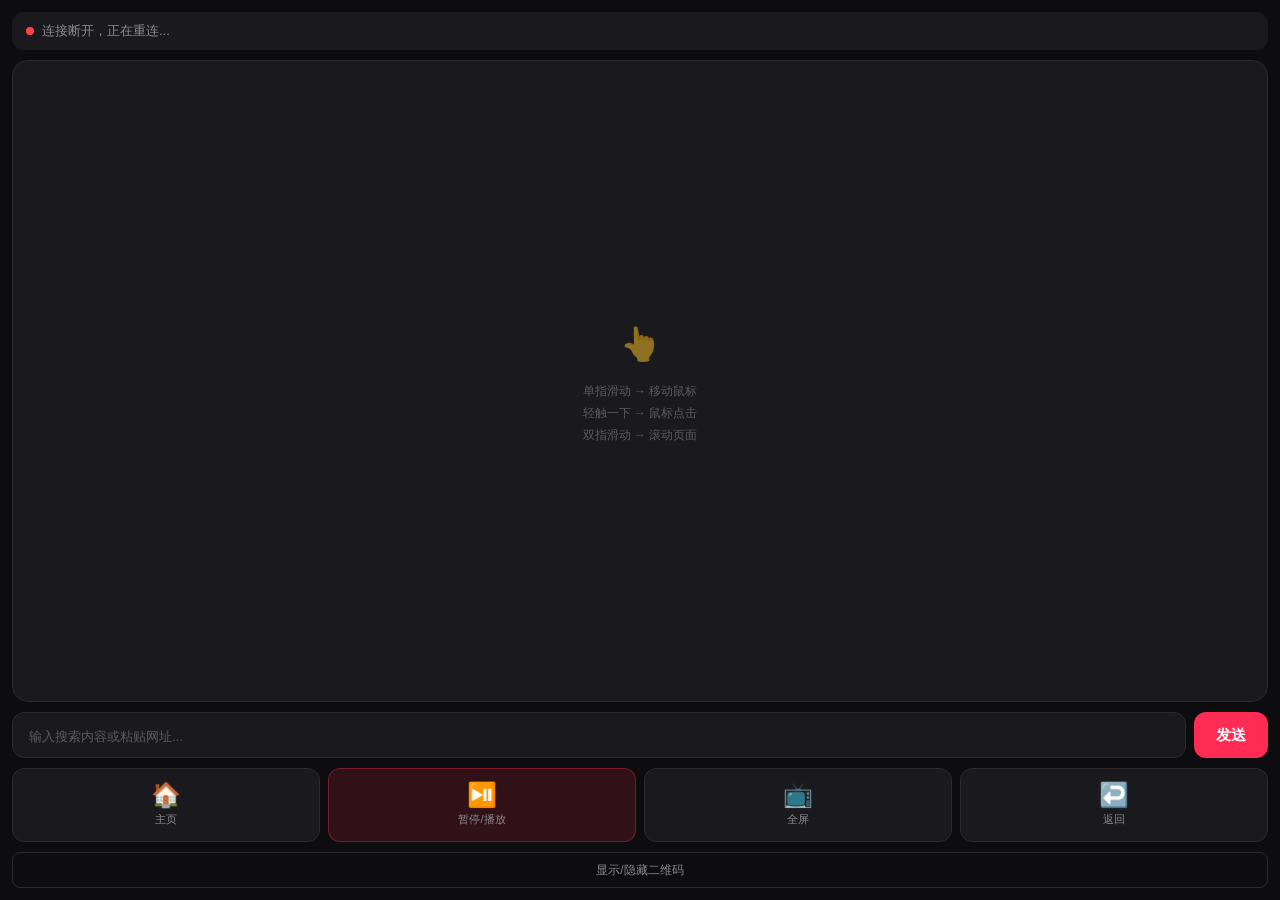
<file: app/src/main/assets/remote/index.html>
<!DOCTYPE html>
<html lang="zh-CN">
<head>
    <meta charset="UTF-8">
    <meta name="viewport" content="width=device-width, initial-scale=1.0, maximum-scale=1.0, user-scalable=no">
    <meta name="apple-mobile-web-app-capable" content="yes">
    <meta name="apple-mobile-web-app-status-bar-style" content="black-translucent">
    <title>TV 遥控器</title>
    <link rel="stylesheet" href="style.css">
</head>
<body>

    <!-- Connection Status Bar -->
    <div id="statusBar">
        <span id="statusDot"></span>
        <span id="statusText">正在连接电视...</span>
    </div>

    <!-- Touchpad Area (phone → TV cursor) -->
    <div id="touchpad">
        <div id="touchpadHint">
            <div class="hint-icon">👆</div>
            <div class="hint-text">单指滑动 → 移动鼠标</div>
            <div class="hint-text">轻触一下 → 鼠标点击</div>
            <div class="hint-text">双指滑动 → 滚动页面</div>
        </div>
    </div>

    <!-- Text Input & URL Area -->
    <div id="inputArea">
        <input
            type="text"
            id="searchInput"
            placeholder="输入搜索内容或粘贴网址..."
            autocomplete="off"
            autocorrect="off"
            autocapitalize="off"
            spellcheck="false"
        >
        <button id="sendBtn" onclick="sendSearch()">发送</button>
    </div>

    <!-- Quick Action Buttons -->
    <div id="actionBar">
        <button class="action-btn" onclick="sendAction('home')">
            <span class="btn-icon">🏠</span>
            <span class="btn-label">主页</span>
        </button>
        <button class="action-btn primary" onclick="sendAction('pause')">
            <span class="btn-icon">⏯️</span>
            <span class="btn-label">暂停/播放</span>
        </button>
        <button class="action-btn" onclick="sendAction('fullscreen')">
            <span class="btn-icon">📺</span>
            <span class="btn-label">全屏</span>
        </button>
        <button class="action-btn" onclick="sendAction('back')">
            <span class="btn-icon">↩️</span>
            <span class="btn-label">返回</span>
        </button>
    </div>

    <!-- Footer -->
    <div id="footer">
        <button class="footer-btn" onclick="sendAction('toggleQr')">显示/隐藏二维码</button>
    </div>

    <script src="remote.js"></script>
</body>
</html>
</file>
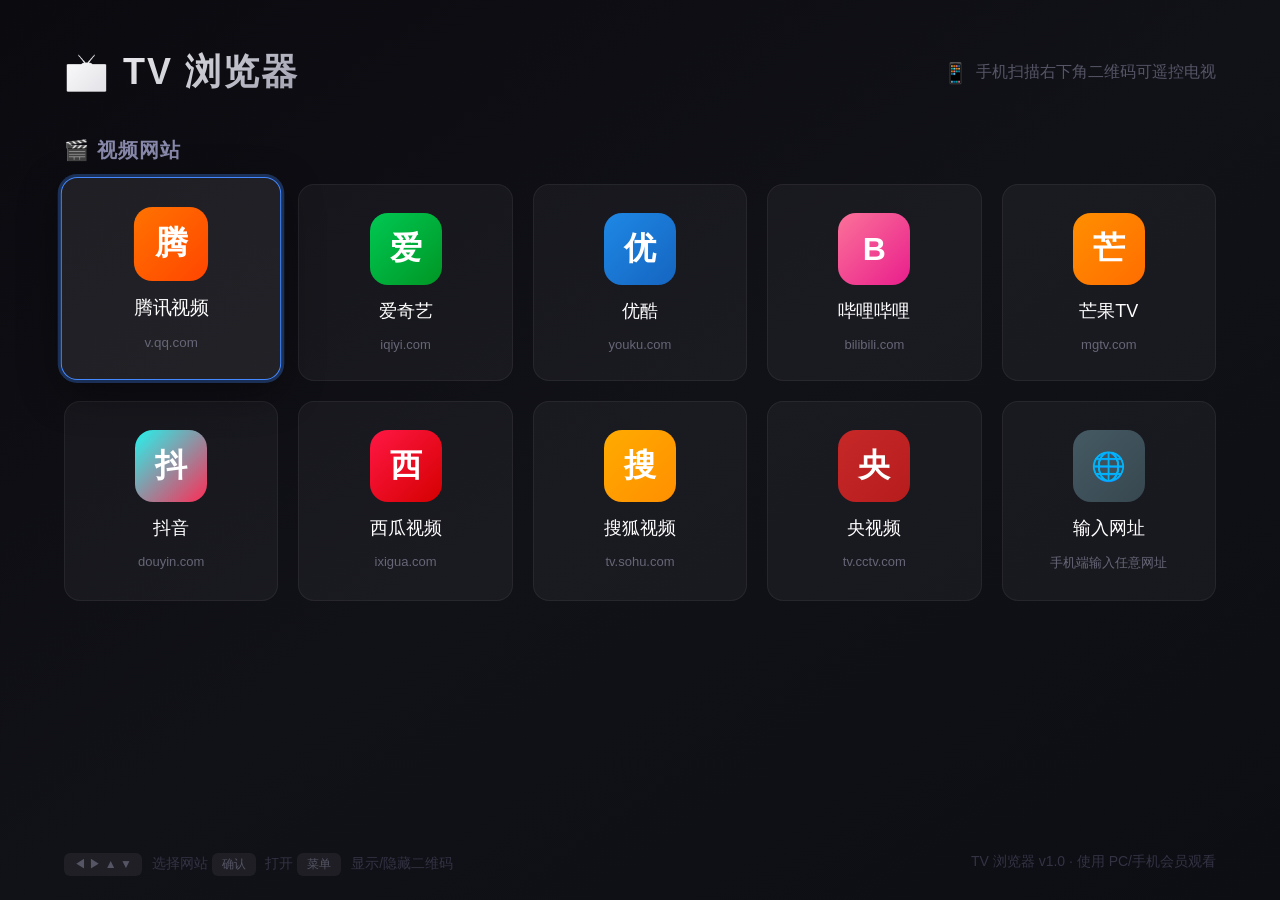
<file: app/src/main/assets/home.html>
<!DOCTYPE html>
<html lang="zh-CN">
<head>
    <meta charset="UTF-8">
    <meta name="viewport" content="width=device-width, initial-scale=1.0">
    <title>TV 浏览器</title>
    <style>
        * { margin: 0; padding: 0; box-sizing: border-box; }

        body {
            background: linear-gradient(145deg, #0a0a0f 0%, #111118 50%, #0d0d14 100%);
            color: #ffffff;
            font-family: 'PingFang SC', 'Microsoft YaHei', 'Helvetica Neue', sans-serif;
            min-height: 100vh;
            padding: 48px 64px;
            overflow-x: hidden;
        }

        /* ===== Header ===== */
        .header {
            display: flex;
            align-items: center;
            justify-content: space-between;
            margin-bottom: 40px;
        }

        .header h1 {
            font-size: 36px;
            font-weight: 700;
            background: linear-gradient(135deg, #ffffff 0%, #a0a0b0 100%);
            -webkit-background-clip: text;
            -webkit-text-fill-color: transparent;
            letter-spacing: 2px;
        }

        .header .hint {
            font-size: 16px;
            color: #555566;
            display: flex;
            align-items: center;
            gap: 8px;
        }

        .header .hint::before {
            content: '📱';
            font-size: 20px;
        }

        /* ===== Section Title ===== */
        .section-title {
            font-size: 20px;
            font-weight: 600;
            color: #8888aa;
            margin-bottom: 20px;
            letter-spacing: 1px;
        }

        /* ===== Site Grid ===== */
        .site-grid {
            display: grid;
            grid-template-columns: repeat(5, 1fr);
            gap: 20px;
            margin-bottom: 48px;
        }

        .site-card {
            display: flex;
            flex-direction: column;
            align-items: center;
            gap: 14px;
            padding: 28px 16px;
            background: rgba(255, 255, 255, 0.04);
            border: 1px solid rgba(255, 255, 255, 0.06);
            border-radius: 16px;
            text-decoration: none;
            color: #ffffff;
            cursor: pointer;
            transition: all 0.25s cubic-bezier(0.4, 0, 0.2, 1);
            outline: none;
        }

        .site-card:hover,
        .site-card:focus {
            background: rgba(255, 255, 255, 0.08);
            border-color: rgba(255, 255, 255, 0.15);
            transform: translateY(-4px) scale(1.03);
            box-shadow: 0 12px 40px rgba(0, 0, 0, 0.4);
        }

        .site-card:focus {
            border-color: #4488ff;
            box-shadow: 0 0 0 3px rgba(68, 136, 255, 0.3), 0 12px 40px rgba(0, 0, 0, 0.4);
        }

        .site-icon {
            width: 72px;
            height: 72px;
            border-radius: 18px;
            display: flex;
            align-items: center;
            justify-content: center;
            font-size: 32px;
            font-weight: 700;
            color: #ffffff;
            flex-shrink: 0;
        }

        .site-name {
            font-size: 18px;
            font-weight: 500;
            white-space: nowrap;
        }

        .site-desc {
            font-size: 13px;
            color: #666677;
            white-space: nowrap;
        }

        /* ===== Site Brand Colors ===== */
        .icon-douyin    { background: linear-gradient(135deg, #25f4ee, #fe2c55); }
        .icon-tencent   { background: linear-gradient(135deg, #ff7300, #ff4500); }
        .icon-iqiyi     { background: linear-gradient(135deg, #00c853, #009624); }
        .icon-youku     { background: linear-gradient(135deg, #1e88e5, #1565c0); }
        .icon-bilibili  { background: linear-gradient(135deg, #fb7299, #e91e8c); }
        .icon-mango     { background: linear-gradient(135deg, #ff8f00, #ff6d00); }
        .icon-xigua     { background: linear-gradient(135deg, #ff1744, #d50000); }
        .icon-sohu      { background: linear-gradient(135deg, #ffab00, #ff8f00); }
        .icon-cctv      { background: linear-gradient(135deg, #c62828, #b71c1c); }
        .icon-custom    { background: linear-gradient(135deg, #455a64, #37474f); font-size: 28px; }

        /* ===== Footer ===== */
        .footer {
            position: fixed;
            bottom: 24px;
            left: 64px;
            right: 64px;
            display: flex;
            justify-content: space-between;
            color: #333344;
            font-size: 14px;
        }

        .footer .keys span {
            display: inline-block;
            padding: 3px 10px;
            background: rgba(255, 255, 255, 0.06);
            border-radius: 6px;
            margin-right: 6px;
            font-size: 12px;
            color: #555566;
        }
    </style>
</head>
<body>

    <!-- Header -->
    <div class="header">
        <h1>📺 TV 浏览器</h1>
        <div class="hint">手机扫描右下角二维码可遥控电视</div>
    </div>

    <!-- Video Sites -->
    <div class="section-title">🎬 视频网站</div>
    <div class="site-grid">
        <a class="site-card" href="https://v.qq.com" tabindex="1">
            <div class="site-icon icon-tencent">腾</div>
            <div class="site-name">腾讯视频</div>
            <div class="site-desc">v.qq.com</div>
        </a>
        <a class="site-card" href="https://www.iqiyi.com" tabindex="2">
            <div class="site-icon icon-iqiyi">爱</div>
            <div class="site-name">爱奇艺</div>
            <div class="site-desc">iqiyi.com</div>
        </a>
        <a class="site-card" href="https://www.youku.com" tabindex="3">
            <div class="site-icon icon-youku">优</div>
            <div class="site-name">优酷</div>
            <div class="site-desc">youku.com</div>
        </a>
        <a class="site-card" href="https://www.bilibili.com" tabindex="4">
            <div class="site-icon icon-bilibili">B</div>
            <div class="site-name">哔哩哔哩</div>
            <div class="site-desc">bilibili.com</div>
        </a>
        <a class="site-card" href="https://www.mgtv.com" tabindex="5">
            <div class="site-icon icon-mango">芒</div>
            <div class="site-name">芒果TV</div>
            <div class="site-desc">mgtv.com</div>
        </a>
        <a class="site-card" href="https://www.douyin.com" tabindex="6">
            <div class="site-icon icon-douyin">抖</div>
            <div class="site-name">抖音</div>
            <div class="site-desc">douyin.com</div>
        </a>
        <a class="site-card" href="https://www.ixigua.com" tabindex="7">
            <div class="site-icon icon-xigua">西</div>
            <div class="site-name">西瓜视频</div>
            <div class="site-desc">ixigua.com</div>
        </a>
        <a class="site-card" href="https://tv.sohu.com" tabindex="8">
            <div class="site-icon icon-sohu">搜</div>
            <div class="site-name">搜狐视频</div>
            <div class="site-desc">tv.sohu.com</div>
        </a>
        <a class="site-card" href="https://tv.cctv.com" tabindex="9">
            <div class="site-icon icon-cctv">央</div>
            <div class="site-name">央视频</div>
            <div class="site-desc">tv.cctv.com</div>
        </a>
        <a class="site-card" href="javascript:void(0)" id="customUrlCard" tabindex="10">
            <div class="site-icon icon-custom">🌐</div>
            <div class="site-name">输入网址</div>
            <div class="site-desc">手机端输入任意网址</div>
        </a>
    </div>

    <!-- Footer -->
    <div class="footer">
        <div class="keys">
            <span>◀ ▶ ▲ ▼</span> 选择网站
            <span>确认</span> 打开
            <span>菜单</span> 显示/隐藏二维码
        </div>
        <div>TV 浏览器 v1.0 · 使用 PC/手机会员观看</div>
    </div>

    <!-- Toast 提示框 -->
    <div id="toast" style="position: fixed; top: 50%; left: 50%; transform: translate(-50%, -50%); background: rgba(0,0,0,0.8); color: white; padding: 20px 40px; border-radius: 12px; font-size: 24px; opacity: 0; pointer-events: none; transition: opacity 0.3s; z-index: 1000;">
        提示内容
    </div>

    <script>
        // 页面加载完成后自动聚焦第一个卡片，方便遥控器直接开始操作
        window.onload = function() {
            var firstCard = document.querySelector('.site-card');
            if (firstCard) {
                firstCard.focus();
            }
        };

        // 点击“输入网址”卡片时，提示用户使用手机扫码
        document.getElementById('customUrlCard').onclick = function() {
            var toast = document.getElementById('toast');
            toast.innerText = "请使用手机扫描右下角二维码，\n在手机端输入网址并发送！";
            toast.style.opacity = '1';
            setTimeout(function() {
                toast.style.opacity = '0';
            }, 4000);
        };
    </script>
</body>
</html>
</file>
<file: app/src/main/assets/remote/style.css>
/* ============================================
   TV Douyin Browser — Phone Remote Control UI
   Dark theme inspired by Douyin's brand colors
   ============================================ */

* {
    margin: 0;
    padding: 0;
    box-sizing: border-box;
    -webkit-tap-highlight-color: transparent;
    -webkit-touch-callout: none;
    user-select: none;
    -webkit-user-select: none;
}

:root {
    --bg: #0d0d0f;
    --surface: #1a1a1e;
    --surface-hover: #252529;
    --primary: #fe2c55;
    --primary-dim: rgba(254, 44, 85, 0.15);
    --primary-glow: rgba(254, 44, 85, 0.35);
    --text: #ffffff;
    --text-secondary: #8a8a8f;
    --text-tertiary: #5a5a5f;
    --border: #2a2a2e;
    --success: #25d366;
    --radius: 12px;
}

html, body {
    height: 100%;
    overflow: hidden;
    background-color: var(--bg);
    color: var(--text);
    font-family: -apple-system, BlinkMacSystemFont, 'Segoe UI',
                 'PingFang SC', 'Hiragino Sans GB', 'Microsoft YaHei',
                 'Helvetica Neue', sans-serif;
    font-size: 14px;
}

body {
    display: flex;
    flex-direction: column;
    padding: 12px;
    padding-top: max(12px, env(safe-area-inset-top));
    padding-bottom: max(12px, env(safe-area-inset-bottom));
    gap: 10px;
}

/* ===== Status Bar ===== */

#statusBar {
    display: flex;
    align-items: center;
    gap: 8px;
    padding: 10px 14px;
    background: var(--surface);
    border-radius: var(--radius);
    font-size: 13px;
    color: var(--text-secondary);
    flex-shrink: 0;
}

#statusDot {
    width: 8px;
    height: 8px;
    border-radius: 50%;
    background: #ff4444;
    flex-shrink: 0;
    transition: background 0.3s, box-shadow 0.3s;
}

#statusDot.connected {
    background: var(--success);
    box-shadow: 0 0 8px var(--success);
}

/* ===== Touchpad ===== */

#touchpad {
    flex: 1;
    min-height: 160px;
    background: var(--surface);
    border-radius: 16px;
    border: 1.5px solid var(--border);
    display: flex;
    align-items: center;
    justify-content: center;
    position: relative;
    overflow: hidden;
    transition: border-color 0.2s, background 0.15s;
}

#touchpad:active {
    border-color: var(--primary);
    background: var(--surface-hover);
}

#touchpadHint {
    text-align: center;
    color: var(--text-tertiary);
    pointer-events: none;
    line-height: 1.8;
}

.hint-icon {
    font-size: 32px;
    margin-bottom: 8px;
    opacity: 0.5;
}

.hint-text {
    font-size: 12px;
}

/* Tap ripple effect */
.ripple {
    position: absolute;
    width: 50px;
    height: 50px;
    border-radius: 50%;
    background: var(--primary-glow);
    transform: scale(0);
    animation: ripple-anim 0.45s ease-out forwards;
    pointer-events: none;
}

@keyframes ripple-anim {
    to {
        transform: scale(3);
        opacity: 0;
    }
}

/* ===== Input Area ===== */

#inputArea {
    display: flex;
    gap: 8px;
    flex-shrink: 0;
}

#searchInput {
    flex: 1;
    height: 46px;
    padding: 0 16px;
    background: var(--surface);
    border: 1.5px solid var(--border);
    border-radius: var(--radius);
    color: var(--text);
    font-size: 15px;
    outline: none;
    transition: border-color 0.2s;
}

#searchInput:focus {
    border-color: var(--primary);
}

#searchInput::placeholder {
    color: var(--text-tertiary);
    font-size: 13px;
}

#sendBtn {
    height: 46px;
    padding: 0 22px;
    background: var(--primary);
    color: white;
    border: none;
    border-radius: var(--radius);
    font-size: 15px;
    font-weight: 600;
    cursor: pointer;
    flex-shrink: 0;
    transition: opacity 0.15s, transform 0.1s;
}

#sendBtn:active {
    opacity: 0.7;
    transform: scale(0.96);
}

/* ===== Action Buttons ===== */

#actionBar {
    display: grid;
    grid-template-columns: repeat(4, 1fr);
    gap: 8px;
    flex-shrink: 0;
}

.action-btn {
    display: flex;
    flex-direction: column;
    align-items: center;
    justify-content: center;
    gap: 5px;
    padding: 14px 6px;
    background: var(--surface);
    border: 1.5px solid var(--border);
    border-radius: var(--radius);
    color: var(--text);
    cursor: pointer;
    transition: all 0.12s;
    -webkit-appearance: none;
    appearance: none;
}

.action-btn:active {
    background: var(--surface-hover);
    transform: scale(0.93);
}

.action-btn.primary {
    background: var(--primary-dim);
    border-color: rgba(254, 44, 85, 0.35);
}

.action-btn.primary:active {
    background: rgba(254, 44, 85, 0.3);
}

.btn-icon {
    font-size: 24px;
    line-height: 1;
}

.btn-label {
    font-size: 11px;
    color: var(--text-secondary);
    white-space: nowrap;
}

/* ===== Footer ===== */

#footer {
    display: flex;
    gap: 8px;
    flex-shrink: 0;
}

.footer-btn {
    flex: 1;
    height: 36px;
    background: transparent;
    border: 1px solid var(--border);
    border-radius: 8px;
    color: var(--text-secondary);
    font-size: 12px;
    cursor: pointer;
    transition: all 0.12s;
    -webkit-appearance: none;
    appearance: none;
}

.footer-btn:active {
    background: var(--surface-hover);
    color: var(--text);
}
</file>
